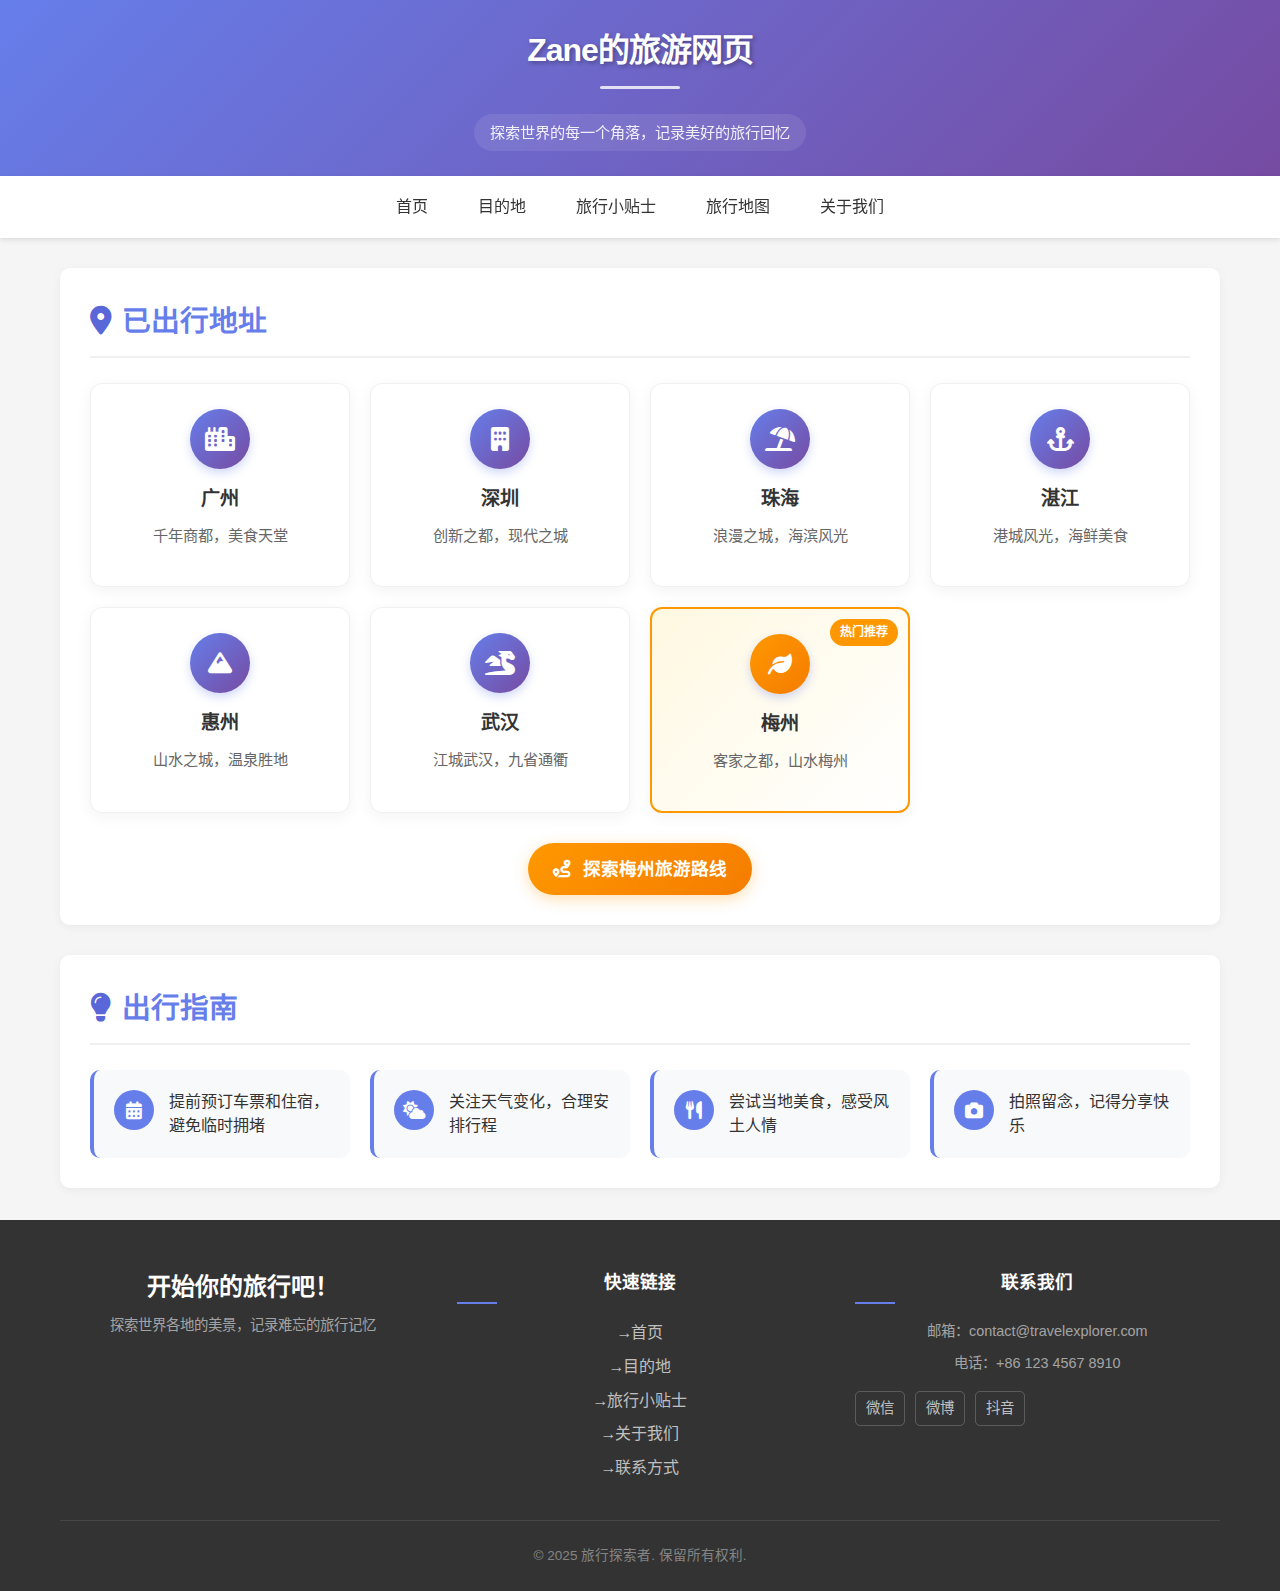
<file: index.html>
<!DOCTYPE html>
<html lang="zh-CN">

<head>
  <meta charset="UTF-8">
  <meta name="viewport" content="width=device-width, initial-scale=1.0">
  <title>Zane的旅游网站</title>
  <!-- 引入公共CSS文件 -->
  <link rel="stylesheet" href="assets/css/main.css">
  <link rel="stylesheet" href="assets/css/responsive.css">
  <!-- 引入Font Awesome图标库 -->
  <link rel="stylesheet" href="https://cdnjs.cloudflare.com/ajax/libs/font-awesome/6.0.0-beta3/css/all.min.css">
</head>

<body>
  <!-- 头部组件 -->
  <header class="site-header">
    <div class="header-content">
      <h1 class="site-title">Zane的旅游网页</h1>
      <p class="site-subtitle">探索世界的每一个角落，记录美好的旅行回忆</p>
    </div>
  </header>

  <!-- 加载导航栏组件 -->
  <div id="navigation-container"></div>
  <main>
    <section id="destinations">
      <h2 class="section-title">
        <i class="fas fa-map-marker-alt"></i> 已出行地址
      </h2>
      <div class="destinations-grid">
        <div class="destination-card">
          <div class="destination-icon">
            <i class="fas fa-city"></i>
          </div>
          <h3 class="destination-name">广州</h3>
          <p class="destination-desc">千年商都，美食天堂</p>
        </div>
        <div class="destination-card">
          <div class="destination-icon">
            <i class="fas fa-building"></i>
          </div>
          <h3 class="destination-name">深圳</h3>
          <p class="destination-desc">创新之都，现代之城</p>
        </div>
        <div class="destination-card">
          <div class="destination-icon">
            <i class="fas fa-umbrella-beach"></i>
          </div>
          <h3 class="destination-name">珠海</h3>
          <p class="destination-desc">浪漫之城，海滨风光</p>
        </div>
        <div class="destination-card">
          <div class="destination-icon">
            <i class="fas fa-anchor"></i>
          </div>
          <h3 class="destination-name">湛江</h3>
          <p class="destination-desc">港城风光，海鲜美食</p>
        </div>
        <div class="destination-card">
          <div class="destination-icon">
            <i class="fas fa-mountain"></i>
          </div>
          <h3 class="destination-name">惠州</h3>
          <p class="destination-desc">山水之城，温泉胜地</p>
        </div>
        <div class="destination-card">
          <div class="destination-icon">
            <i class="fas fa-dragon"></i>
          </div>
          <h3 class="destination-name">武汉</h3>
          <p class="destination-desc">江城武汉，九省通衢</p>
        </div>
        <div class="destination-card featured">
          <div class="destination-icon">
            <i class="fas fa-leaf"></i>
          </div>
          <h3 class="destination-name">梅州</h3>
          <p class="destination-desc">客家之都，山水梅州</p>
          <div class="destination-badge">热门推荐</div>
        </div>
      </div>
      <div class="destination-highlight">
        <a href="destinations/meizhou/mzTravel.html" class="highlight-button">
          <i class="fas fa-route"></i> 探索梅州旅游路线
        </a>
      </div>
    </section>
    <section id="tips">
      <h2 class="section-title">
        <i class="fas fa-lightbulb"></i> 出行指南
      </h2>
      <div class="tips-container">
        <div class="tip-card">
          <div class="tip-icon">
            <i class="fas fa-calendar-alt"></i>
          </div>
          <p class="tip-text">提前预订车票和住宿，避免临时拥堵</p>
        </div>
        <div class="tip-card">
          <div class="tip-icon">
            <i class="fas fa-cloud-sun"></i>
          </div>
          <p class="tip-text">关注天气变化，合理安排行程</p>
        </div>
        <div class="tip-card">
          <div class="tip-icon">
            <i class="fas fa-utensils"></i>
          </div>
          <p class="tip-text">尝试当地美食，感受风土人情</p>
        </div>
        <div class="tip-card">
          <div class="tip-icon">
            <i class="fas fa-camera"></i>
          </div>
          <p class="tip-text">拍照留念，记得分享快乐</p>
        </div>
      </div>
    </section>
  </main>
  <!-- 加载页脚组件 -->
  <div id="footer-container"></div>

  <!-- 引入公共JavaScript文件 -->
  <script src="assets/js/main.js"></script>

  <!-- 加载组件的JavaScript -->
  <script>
    // 页面加载完成后执行
    document.addEventListener('DOMContentLoaded', function () {
      console.log('页面加载完成，开始加载组件');

      // 头部组件已直接在HTML中添加，不再需要通过JavaScript加载

      // 加载导航栏组件
      fetch('components/navigation.html')
        .then(response => response.text())
        .then(data => {
          document.getElementById('navigation-container').innerHTML = data;
        })
        .catch(error => {
          console.error('加载导航栏组件失败:', error);
          document.getElementById('navigation-container').innerHTML = '<nav><ul><li><a href="#">首页</a></li><li><a href="#destinations">目的地</a></li><li><a href="#tips">旅行贴士</a></li></ul></nav>';
        });

      // 加载页脚组件
      fetch('components/footer.html')
        .then(response => response.text())
        .then(data => {
          document.getElementById('footer-container').innerHTML = data;
        })
        .catch(error => {
          console.error('加载页脚组件失败:', error);
          document.getElementById('footer-container').innerHTML = '<footer><p>&copy; 2023 旅游网站 版权所有</p></footer>';
        });
    });
  </script>
</body>

</html>
</file>
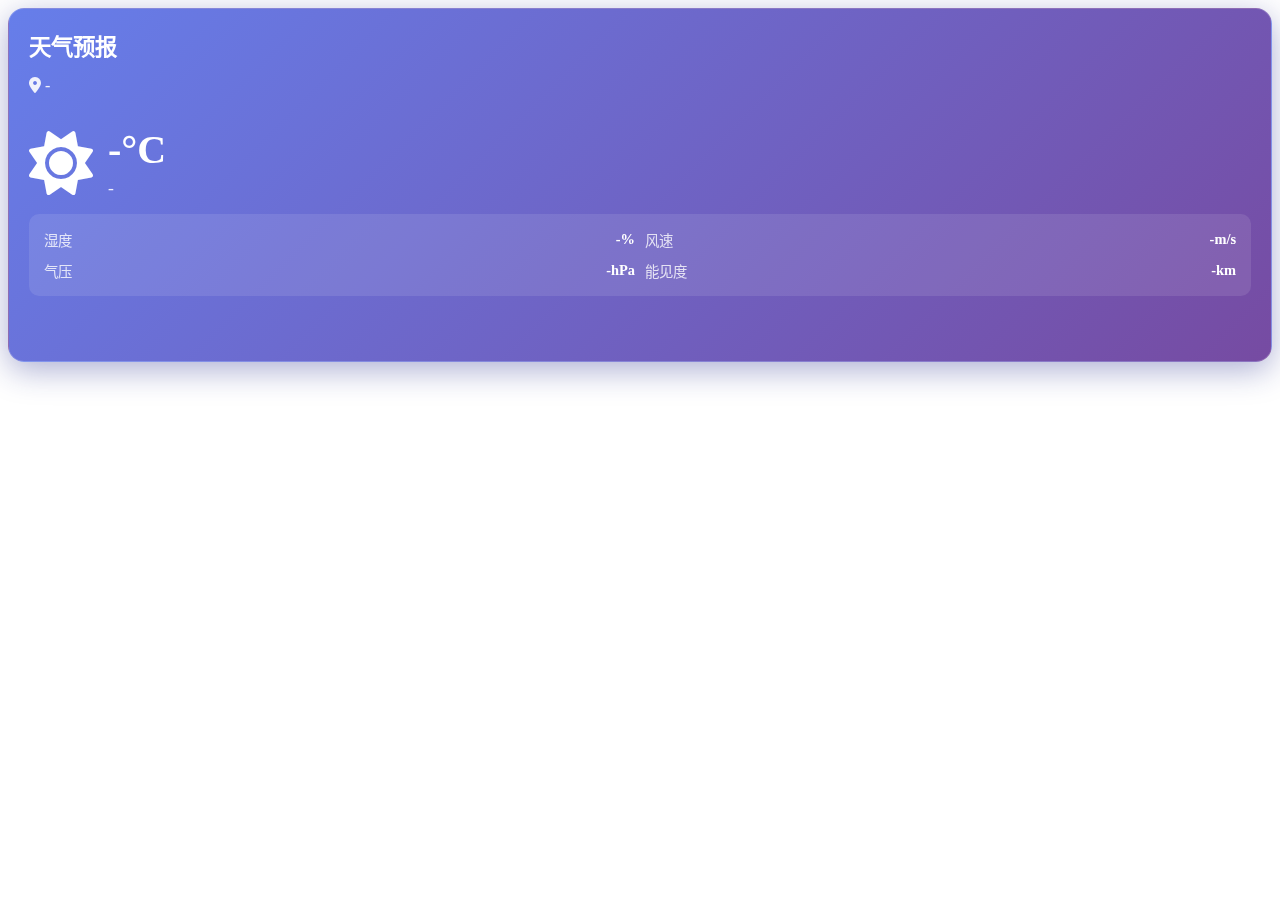
<file: components/weather-widget.html>
<html lang="zh-CN">

<head>
    <meta charset="UTF-8">
    <meta name="viewport" content="width=device-width, initial-scale=1.0">
    <title>天气小部件</title>
    <link rel="stylesheet" href="https://cdnjs.cloudflare.com/ajax/libs/font-awesome/6.4.0/css/all.min.css">
    <style>
        /* 天气小部件样式 */
        .weather-widget {
            background: linear-gradient(135deg, #667eea 0%, #764ba2 100%);
            border-radius: 16px;
            padding: 20px;
            color: white;
            box-shadow: 0 8px 32px rgba(31, 38, 135, 0.37);
            backdrop-filter: blur(4px);
            -webkit-backdrop-filter: blur(4px);
            border: 1px solid rgba(255, 255, 255, 0.18);
            opacity: 1;
        }

        /* 头部样式 */
        .weather-header {
            display: flex;
            justify-content: space-between;
            align-items: center;
            margin-bottom: 15px;
        }

        .weather-title {
            font-size: 1.4rem;
            font-weight: 600;
            margin: 0;
        }

        .weather-location-name {
            font-size: 1rem;
            opacity: 0.9;
        }

        /* 主要内容区样式 */
        .weather-content {
            display: flex;
            flex-direction: column;
            gap: 15px;
        }

        .weather-main {
            display: flex;
            align-items: center;
            gap: 15px;
        }

        .weather-icon {
            font-size: 4rem;
        }

        .weather-info {
            display: flex;
            flex-direction: column;
            gap: 5px;
        }

        .weather-temp {
            font-size: 2.5rem;
            font-weight: 700;
        }

        .weather-desc {
            font-size: 1.1rem;
            opacity: 0.9;
        }

        /* 详情区样式 */
        .weather-details {
            display: grid;
            grid-template-columns: repeat(2, 1fr);
            gap: 10px;
            padding: 15px;
            background: rgba(255, 255, 255, 0.1);
            border-radius: 10px;
        }

        .weather-detail-item {
            display: flex;
            justify-content: space-between;
            align-items: center;
            font-size: 0.9rem;
        }

        .weather-detail-label {
            opacity: 0.8;
        }

        .weather-detail-value {
            font-weight: 600;
        }

        /* 水平滚动容器样式 */
        .weather-forecast-container {
            overflow-x: auto;
            -webkit-overflow-scrolling: touch;
            scroll-behavior: smooth;
            margin-top: 10px;
            padding: 5px 0;
        }

        /* 隐藏滚动条但保留滚动功能 */
        .weather-forecast-container::-webkit-scrollbar {
            display: none;
        }

        .weather-forecast-container {
            -ms-overflow-style: none;
            scrollbar-width: none;
        }

        .weather-forecast {
            display: flex;
            gap: 15px;
            padding: 5px 0;
        }

        .forecast-day {
            flex: 0 0 auto;
            text-align: center;
            min-width: 60px;
            padding: 10px 5px;
            border-radius: 8px;
            background: rgba(255, 255, 255, 0.1);
            transition: background 0.3s ease;
        }

        .forecast-day:hover {
            background: rgba(255, 255, 255, 0.2);
        }

        .forecast-date {
            display: block;
            font-size: 0.8rem;
            opacity: 0.8;
            margin-bottom: 5px;
        }

        .forecast-icon {
            display: block;
            font-size: 1.5rem;
            margin: 8px 0;
        }

        .forecast-temp {
            display: block;
            font-size: 1rem;
            font-weight: 600;
        }

        /* 滚动指示箭头样式 */
        .scroll-indicator {
            position: relative;
            margin-top: -25px;
            height: 20px;
            pointer-events: none;
        }

        .scroll-arrow {
            position: absolute;
            top: 50%;
            transform: translateY(-50%);
            background: rgba(255, 255, 255, 0.8);
            color: #667eea;
            width: 30px;
            height: 30px;
            border-radius: 50%;
            display: flex;
            align-items: center;
            justify-content: center;
            cursor: pointer;
            pointer-events: auto;
            transition: all 0.3s ease;
            opacity: 0.7;
        }

        .scroll-arrow:hover {
            opacity: 1;
            transform: translateY(-50%) scale(1.1);
        }

        .scroll-arrow-left {
            left: 10px;
        }

        .scroll-arrow-right {
            right: 10px;
        }

        /* 加载动画样式 */
        @keyframes fadeIn {
            from {
                opacity: 0;
                transform: translateY(10px);
            }

            to {
                opacity: 1;
                transform: translateY(0);
            }
        }

        .weather-content>* {
            animation: fadeIn 0.5s ease-out;
            animation-delay: 0.1s;
            animation-fill-mode: both;
        }

        .weather-content>*:nth-child(2) {
            animation-delay: 0.2s;
        }

        .weather-content>*:nth-child(3) {
            animation-delay: 0.3s;
        }

        /* 温度变化动画 */
        .weather-temp {
            transition: all 0.5s ease;
        }

        /* 图标脉动动画 */
        @keyframes pulse {
            0% {
                transform: scale(1);
            }

            50% {
                transform: scale(1.05);
            }

            100% {
                transform: scale(1);
            }
        }

        .weather-icon i {
            animation: pulse 3s ease-in-out infinite;
        }
    </style>
</head>

<body>
    <div class="weather-widget">
        <div class="weather-header">
            <div>
                <h3 class="weather-title">天气预报</h3>
                <p class="weather-location-name">
                    <i class="fas fa-map-marker-alt"></i>
                    <span id="current-location">-</span>
                </p>
            </div>
        </div>

        <div class="weather-content">
            <!-- 主要天气信息 -->
            <div class="weather-main">
                <div class="weather-icon">
                    <i class="fas fa-sun" id="weather-main-icon"></i>
                </div>
                <div class="weather-info">
                    <span class="weather-temp" id="weather-temp">-°C</span>
                    <span class="weather-desc" id="weather-desc">-</span>
                </div>
            </div>

            <!-- 天气详情 -->
            <div class="weather-details">
                <div class="weather-detail-item">
                    <span class="weather-detail-label">湿度</span>
                    <span class="weather-detail-value" id="weather-humidity">-%</span>
                </div>
                <div class="weather-detail-item">
                    <span class="weather-detail-label">风速</span>
                    <span class="weather-detail-value" id="weather-wind">-m/s</span>
                </div>
                <div class="weather-detail-item">
                    <span class="weather-detail-label">气压</span>
                    <span class="weather-detail-value" id="weather-pressure">-hPa</span>
                </div>
                <div class="weather-detail-item">
                    <span class="weather-detail-label">能见度</span>
                    <span class="weather-detail-value" id="weather-visibility">-km</span>
                </div>
            </div>

            <!-- 修改天气预报容器以支持水平滚动 -->
            <div class="weather-forecast-container">
                <div class="weather-forecast" id="forecast-container">
                    <!-- 天气预报项将通过JavaScript动态添加 -->
                </div>
            </div>
        </div>
    </div>

    <script>
        // 将所有函数放在一个立即执行的函数表达式(IIFE)中
        (function () {
            // 等待TravelData模块加载完成
            function waitForTravelData() {
                return new Promise(resolve => {
                    if (window.TravelData) {
                        resolve(window.TravelData);
                        return;
                    }
                    const interval = setInterval(() => {
                        if (window.TravelData) {
                            clearInterval(interval);
                            resolve(window.TravelData);
                        }
                    }, 100);
                    // 设置超时
                    setTimeout(() => {
                        clearInterval(interval);
                        resolve(null);
                    }, 3000);
                });
            }

            /**
             * 初始化天气小部件 - 优化版，使用TravelData模块
             */
            async function initWeatherWidget() {
                // 等待TravelData模块加载
                const travelDataModule = await waitForTravelData();
                
                // 获取天气小部件元素
                const weatherWidget = document.querySelector('.weather-widget');
                
                if (travelDataModule && weatherWidget) {
                    // 使用TravelData模块初始化和绑定数据
                    travelDataModule.initialize();
                    travelDataModule.bindToElement(weatherWidget);
                    
                    // 获取目的地信息
                    const destination = travelDataModule.getDestination();
                    const destinationName = travelDataModule.getDestinationDisplayName();
                    
                    // 如果有目的地信息，则获取天气数据
                    if (destination && destination !== 'unknown') {
                        // 更新显示的城市名称
                        const locationNameElement = document.getElementById('current-location');
                        if (locationNameElement) {
                            locationNameElement.textContent = destinationName;
                        }
                        
                        // 尝试从心知天气API获取天气数据
                        fetchWeatherDataFromXinzhiAPI(destinationName);
                    } else {
                        console.warn('未能通过TravelData模块获取目的地信息，使用默认初始化');
                        // 使用默认的位置显示和数据获取
                        defaultInit();
                    }
                } else {
                    console.warn('TravelData模块未加载或未找到天气小部件，使用默认初始化');
                    // 使用默认的位置显示和数据获取
                    defaultInit();
                }
            }

            /**
             * 默认初始化（当TravelData模块不可用时）
             */
            function defaultInit() {
                // 获取默认位置或用户选择的位置
                const locationSelector = document.getElementById('weather-location');
                let selectedLocation = locationSelector ? locationSelector.value : '';
                
                // 直接更新显示的城市名称
                const locationNameElement = document.getElementById('current-location');
                if (locationNameElement) {
                    locationNameElement.textContent = selectedLocation || '-';
                }
                
                // 尝试从心知天气API获取天气数据
                fetchWeatherDataFromXinzhiAPI(selectedLocation);
                
                // 添加位置变更监听
                if (locationSelector) {
                    locationSelector.addEventListener('change', function () {
                        selectedLocation = this.value;
                        
                        // 更新显示的城市名称
                        if (locationNameElement) {
                            locationNameElement.textContent = selectedLocation || '-';
                        }
                        
                        // 重新获取天气数据
                        fetchWeatherDataFromXinzhiAPI(selectedLocation);
                    });
                }
            }

            /**
             * 从心知天气API获取天气数据
             */
            async function fetchWeatherDataFromXinzhiAPI(location) {
                console.log(`从心知天气API获取${location}的天气数据`);

                try {
                    // 获取城市的名称
                    let cityName = location;

                    /**
                     * 简化处理城市名：
                     * 心知天气API支持中文城市名，直接使用trim处理即可
                     */
                    function getProcessedCityName(cityName) {
                        if (!cityName) return "";
                        return cityName.trim();
                    }

                    // 使用处理后的城市名
                    cityName = getProcessedCityName(cityName);
                    // 构建API URL，使用用户提供的API密钥和动态替换location参数
                    const apiUrl = `https://api.seniverse.com/v3/weather/daily.json?key=SCiXMZJNat6-m7dVy&location=${cityName}&language=zh-Hans&unit=c&start=0&days=5`;

                    // 调用心知天气API获取实时天气
                    const response = await fetch(apiUrl);
                    const weatherInfo = await response.json();

                    // 处理API返回的数据
                    if (weatherInfo && weatherInfo.results) {
                        console.log('完整的天气API返回值:', JSON.stringify(weatherInfo, null, 2));
                        const processedData = processWeatherAPIResponse(weatherInfo);
                        updateWeatherUI(processedData);
                        updateWeatherForecast(processedData.forecast || []);
                    }
                } catch (error) {
                    console.error('从心知天气API获取天气数据失败:', error);
                    // 保持显示为"-"
                }
            }

            /**
             * 处理天气API返回的数据
             */
            function processWeatherAPIResponse(response) {
                // 打印原始响应数据以进行调试
                console.log('原始API响应:', response);

                // 根据心知天气API的实际返回格式进行处理
                const results = response.results || [];
                if (!results.length) {
                    console.warn('API返回结果为空');
                    return {
                        temp: 'API错误',
                        feels_like: 'API错误',
                        condition: 'API错误',
                        humidity: 'API错误',
                        wind_speed: 'API错误',
                        pressure: 'API错误',
                        visibility: 'API错误',
                        forecast: []
                    };
                }

                const locationData = results[0];
                const dailyData = locationData.daily || [];

                // 检查dailyData是否存在且有数据
                if (!dailyData || dailyData.length === 0) {
                    console.warn('API返回的每日数据为空');
                    return {
                        temp: 'API错误',
                        feels_like: 'API错误',
                        condition: 'API错误',
                        humidity: 'API错误',
                        wind_speed: 'API错误',
                        pressure: 'API错误',
                        visibility: 'API错误',
                        forecast: []
                    };
                }

                // 取当天的数据作为当前天气信息
                const currentDay = dailyData[0] || {};
                console.log('当天天气数据:', currentDay);

                // 将风速从km/h转换为m/s (1 km/h = 1000/3600 m/s ≈ 0.2778 m/s)
                const convertKmHToMs = (kmh) => {
                    if (!kmh || isNaN(parseFloat(kmh))) return '-';
                    return (parseFloat(kmh) * 1000 / 3600).toFixed(1);
                };

                // 提取当前天气数据
                const temp = currentDay.high || currentDay.low;
                const condition = currentDay.text_day || currentDay.text_night;
                const humidity = currentDay.humidity;
                const wind_speed = convertKmHToMs(currentDay.wind_speed);

                // 处理多日天气预报数据
                const forecast = dailyData.map(day => ({
                    date: formatDate(new Date(day.date)),
                    day: getDayOfWeek(new Date(day.date)),
                    temp_min: day.low,
                    temp_max: day.high,
                    temp: `${day.low}°/${day.high}°`, // 显示最低和最高温度
                    condition: day.text_day || day.text_night
                }));

                return {
                    temp,
                    feels_like: '*', // daily接口没有体感温度
                    condition,
                    humidity,
                    wind_speed,
                    pressure: '*', // daily接口没有气压
                    visibility: '*', // daily接口没有能见度
                    forecast
                };
            }

            /**
             * 获取星期几
             */
            function getDayOfWeek(date) {
                const days = ['周日', '周一', '周二', '周三', '周四', '周五', '周六'];
                return days[date.getDay()];
            }

            /**
             * 格式化日期
             */
            function formatDate(date) {
                const month = date.getMonth() + 1;
                const day = date.getDate();
                return `${month}/${day}`;
            }

            /**
             * 更新天气UI
             */
            function updateWeatherUI(weatherData) {
                console.log('更新天气UI:', weatherData);

                // 确保weatherData存在
                if (!weatherData) {
                    console.warn('没有天气数据可供更新UI');
                    clearWeatherData();
                    return;
                }

                // 更新温度 - 直接赋值
                const tempElement = document.getElementById('weather-temp');
                tempElement.textContent = `${weatherData.temp}°C`;

                // 更新天气描述 - 无条件替换占位符
                const descElement = document.getElementById('weather-desc');
                descElement.textContent = weatherData.condition;

                // 更新天气图标 - 无条件替换占位符
                const iconElement = document.getElementById('weather-main-icon');
                // 移除所有fas fa-*类
                const oldClasses = Array.from(iconElement.classList).filter(cls => cls.startsWith('fa-'));
                oldClasses.forEach(cls => iconElement.classList.remove(cls));

                // 添加新图标类
                const iconClass = getWeatherIconClass(weatherData.condition || '-');
                iconElement.classList.add(iconClass);

                // 更新详细信息 - 无条件替换占位符
                document.getElementById('weather-humidity').textContent = `${weatherData.humidity}%`;

                document.getElementById('weather-wind').textContent = `${weatherData.wind_speed}m/s`;

                document.getElementById('weather-pressure').textContent = `${weatherData.pressure}hPa`;

                document.getElementById('weather-visibility').textContent = `${weatherData.visibility}km`;
            }

            /**
             * 获取天气对应的图标类
             */
            function getWeatherIconClass(condition) {
                if (condition === "-") {
                    return 'fa-question';
                }

                const iconMap = {
                    '晴': 'fa-sun',
                    '多云': 'fa-cloud-sun',
                    '阴': 'fa-cloud',
                    '小雨': 'fa-cloud-rain',
                    '中雨': 'fa-cloud-showers-heavy',
                    '大雨': 'fa-cloud-bolt-rain',
                    '雪': 'fa-snowflake'
                };

                // 查找精确匹配
                if (iconMap[condition]) {
                    return iconMap[condition];
                }

                // 根据关键词匹配
                if (condition.includes('雨')) {
                    return 'fa-cloud-rain';
                } else if (condition.includes('雪')) {
                    return 'fa-snowflake';
                } else if (condition.includes('云')) {
                    return 'fa-cloud';
                } else if (condition.includes('晴')) {
                    return 'fa-sun';
                } else {
                    return 'fa-question'; // 默认使用问号图标
                }
            }

            /**
             * 更新天气预报
             */
            function updateWeatherForecast(forecast) {

                const container = document.getElementById('forecast-container');
                if (!container) {
                    console.warn('未找到天气预报容器');
                    return;
                }

                // 清空容器
                container.innerHTML = '';

                // 如果没有预报数据，显示提示
                if (!forecast || forecast.length === 0) {
                    const noDataItem = document.createElement('div');
                    noDataItem.className = 'forecast-day';
                    noDataItem.innerHTML = `
                        <span class="forecast-date">--</span>
                        <span class="forecast-day-name">--</span>
                        <i class="fas fa-question forecast-icon"></i>
                        <span class="forecast-temp">-°</span>
                    `;
                    container.appendChild(noDataItem);
                    return;
                }

                // 添加天气预报项
                forecast.forEach(day => {
                    if (!day) return; // 跳过无效的预报数据

                    const forecastDay = document.createElement('div');
                    forecastDay.className = 'forecast-day';

                    // 构建温度显示内容
                    let tempDisplay = '-°';
                    if (day.temp) {
                        tempDisplay = `${day.temp}°`;
                    } else if (day.temp_min && day.temp_max) {
                        tempDisplay = `${day.temp_min}°/${day.temp_max}°`;
                    } else if (day.temp_min) {
                        tempDisplay = `${day.temp_min}°`;
                    } else if (day.temp_max) {
                        tempDisplay = `${day.temp_max}°`;
                    }

                    forecastDay.innerHTML = `
                        <span class="forecast-date">${day.date || '--'}</span>
                        <span class="forecast-day-name">${day.day || '--'}</span>
                        <i class="fas ${getWeatherIconClass(day.condition || '-')} forecast-icon"></i>
                        <span class="forecast-temp">${tempDisplay}</span>
                    `;

                    container.appendChild(forecastDay);
                });

                // 初始化水平滚动功能
                initHorizontalScroll();

                // 添加滚动指示箭头
                addScrollIndicators();
            }

            /**
             * 初始化水平滚动功能
             */
            function initHorizontalScroll() {
                const container = document.querySelector('.weather-forecast-container');
                if (!container) return;

                // 鼠标滚轮水平滚动
                container.addEventListener('wheel', function (e) {
                    e.preventDefault();
                    this.scrollLeft += e.deltaY;
                });

                // 触摸滑动
                let touchStartX = 0;
                let scrollLeft = 0;

                container.addEventListener('touchstart', function (e) {
                    touchStartX = e.touches[0].pageX;
                    scrollLeft = this.scrollLeft;
                });

                container.addEventListener('touchmove', function (e) {
                    const touchX = e.touches[0].pageX;
                    const walk = (touchX - touchStartX) * 2; // 滚动速度因子
                    this.scrollLeft = scrollLeft - walk;
                });
            }

            /**
             * 添加滚动指示箭头
             */
            function addScrollIndicators() {
                const container = document.querySelector('.weather-forecast-container');
                if (!container) return;

                // 检查是否已经有指示箭头
                if (document.querySelector('.scroll-indicator')) {
                    return;
                }

                // 创建指示箭头容器
                const indicatorContainer = document.createElement('div');
                indicatorContainer.className = 'scroll-indicator';

                // 创建左右箭头
                const leftArrow = document.createElement('div');
                leftArrow.className = 'scroll-arrow scroll-arrow-left';
                leftArrow.innerHTML = '<i class="fas fa-chevron-left"></i>';

                const rightArrow = document.createElement('div');
                rightArrow.className = 'scroll-arrow scroll-arrow-right';
                rightArrow.innerHTML = '<i class="fas fa-chevron-right"></i>';

                // 添加点击事件
                leftArrow.addEventListener('click', function () {
                    container.scrollBy({ left: -200, behavior: 'smooth' });
                });

                rightArrow.addEventListener('click', function () {
                    container.scrollBy({ left: 200, behavior: 'smooth' });
                });

                // 添加到容器
                indicatorContainer.appendChild(leftArrow);
                indicatorContainer.appendChild(rightArrow);
                container.parentNode.appendChild(indicatorContainer);
            }

            /**
             * 添加天气动画效果
             */
            function addWeatherAnimation() {
                // 天气类型对应的动画效果
                const weatherAnimations = {
                    '晴': () => {
                        // 晴天动画效果
                        const icon = document.querySelector('.weather-icon i');
                        if (icon) {
                            icon.style.color = '#FFD700';
                        }
                    },
                    '雨': () => {
                        // 雨天动画效果
                        const icon = document.querySelector('.weather-icon i');
                        if (icon) {
                            icon.style.color = '#87CEEB';
                        }
                    },
                    '雪': () => {
                        // 雪天动画效果
                        const icon = document.querySelector('.weather-icon i');
                        if (icon) {
                            icon.style.color = '#E0FFFF';
                        }
                    }
                };
            }
        })();
    </script>
</body>

</html>
</file>
<file: assets/css/main.css>
/* 基础样式重置 */
* {
    margin: 0;
    padding: 0;
    box-sizing: border-box;
}

/* 全局样式 */
body {
    font-family: 'Microsoft YaHei', Arial, sans-serif;
    line-height: 1.6;
    color: #333;
    background-color: #f5f5f5;
    margin: 0;
    padding: 0;
}

/* 站点头部样式 */
.site-header {
    color: white;
    padding: 25px 0;
    text-align: center;
    position: relative;
    overflow: hidden;
    box-shadow: 0 4px 15px rgba(0, 0, 0, 0.1);
}

.header-bg-img {
    position: absolute;
    top: 0;
    left: 0;
    width: 100%;
    height: 100%;
    background-image: url('https://cdn.jsdelivr.net/gh/13071558875/Photo/Photo/202509010428272.jpg');
    background-size: cover;
    background-position: center;
    opacity: 1;
    z-index: 0;
}

.header-overlay {
    position: absolute;
    top: 0;
    left: 0;
    width: 100%;
    height: 100%;
    background-color: transparent;
    z-index: 0;
}

.header-content {
    position: relative;
    z-index: 1;
    max-width: 800px;
    margin: 0 auto;
    padding: 0 20px;
    display: flex;
    flex-direction: column;
    align-items: center;
}

.site-title {
    font-size: 2rem;
    margin: 0 0 15px 0;
    font-weight: 700;
    text-shadow: 2px 2px 4px rgba(0, 0, 0, 0.3);
    letter-spacing: -1px;
    position: relative;
}

.site-title::after {
    content: '';
    display: block;
    width: 80px;
    height: 3px;
    background-color: rgba(255, 255, 255, 0.8);
    margin: 10px auto 0;
    border-radius: 2px;
}

.site-subtitle {
    font-size: 0.95rem;
    margin: 10px 0 0;
    opacity: 0.9;
    font-weight: 300;
    max-width: 600px;
    margin: 10px auto 0;
    line-height: 1.4;
    background-color: rgba(255, 255, 255, 0.1);
    padding: 8px 16px;
    border-radius: 20px;
    backdrop-filter: blur(5px);
}

/* 响应式头部样式 */
@media (max-width: 768px) {
    .site-header {
        padding: 20px 0;
    }

    .site-title {
        font-size: 1.6rem;
    }

    .site-subtitle {
        font-size: 0.85rem;
    }
}

/* 头部样式 */
header {
    background: linear-gradient(135deg, #667eea 0%, #764ba2 100%);
    color: white;
    padding: 20px 0;
    text-align: center;
    box-shadow: 0 2px 10px rgba(0, 0, 0, 0.1);
}

header h1 {
    font-size: 2.5rem;
    margin-bottom: 10px;
    text-shadow: 2px 2px 4px rgba(0, 0, 0, 0.3);
}

header p {
    font-size: 1.1rem;
    opacity: 0.9;
}

/* 导航栏样式 */
nav {
    background-color: white;
    box-shadow: 0 2px 5px rgba(0, 0, 0, 0.1);
    position: sticky;
    top: 0;
    z-index: 1000;
}

nav ul {
    list-style: none;
    display: flex;
    justify-content: center;
    padding: 15px 0;
}

nav ul li {
    margin: 0 20px;
}

nav ul li a {
    text-decoration: none;
    color: #333;
    font-weight: bold;
    padding: 8px 15px;
    border-radius: 5px;
    transition: all 0.3s ease;
}

nav ul li a:hover {
    background-color: #667eea;
    color: white;
}

/* 主内容区域 */
main {
    max-width: 1200px;
    margin: 30px auto;
    padding: 0 20px;
}

section {
    background-color: white;
    border-radius: 10px;
    padding: 30px;
    margin-bottom: 30px;
    box-shadow: 0 2px 10px rgba(0, 0, 0, 0.05);
}

section h2 {
    color: #667eea;
    margin-bottom: 20px;
    padding-bottom: 10px;
    border-bottom: 2px solid #f0f0f0;
}

/* 目的地卡片样式 */
.destination-cards {
    display: grid;
    grid-template-columns: repeat(auto-fill, minmax(300px, 1fr));
    gap: 20px;
    margin-top: 20px;
}

.destination-card {
    border: 1px solid #e0e0e0;
    border-radius: 8px;
    overflow: hidden;
    transition: all 0.3s ease;
}

.destination-card:hover {
    transform: translateY(-5px);
    box-shadow: 0 5px 15px rgba(0, 0, 0, 0.1);
}

.destination-card img {
    width: 100%;
    height: 200px;
    object-fit: cover;
}

.destination-card .card-content {
    padding: 15px;
}

.destination-card h3 {
    margin-bottom: 10px;
    color: #333;
}

.destination-card p {
    color: #666;
    font-size: 0.95rem;
    margin-bottom: 15px;
}

/* 路由链接样式 */
.route-link {
    display: inline-block;
    background-color: #667eea;
    color: white;
    text-decoration: none;
    padding: 8px 15px;
    border-radius: 5px;
    transition: background-color 0.3s ease;
}

.route-link:hover {
    background-color: #5a67d8;
}

/* 小贴士样式 */
.tips-list {
    list-style: none;
}

.tips-list li {
    padding: 15px 0;
    border-bottom: 1px dashed #e0e0e0;
}

.tips-list li:last-child {
    border-bottom: none;
}

.tips-list li strong {
    color: #667eea;
    margin-right: 10px;
}

/* 页脚样式 */
footer {
    background-color: #333;
    color: white;
    text-align: center;
    padding: 20px 0;
    margin-top: 50px;
}

footer p {
    font-size: 0.9rem;
    opacity: 0.8;
}

/* 按钮样式 */
.btn {
    display: inline-block;
    padding: 10px 20px;
    border: none;
    border-radius: 5px;
    font-weight: bold;
    cursor: pointer;
    transition: all 0.3s ease;
    text-decoration: none;
    text-align: center;
}

.btn-primary {
    background-color: #667eea;
    color: white;
}

.btn-primary:hover {
    background-color: #5a67d8;
}

/* 标题样式 */
.section-title {
    color: #667eea;
    margin-bottom: 25px;
    padding-bottom: 12px;
    border-bottom: 2px solid #f0f0f0;
    display: flex;
    align-items: center;
    font-size: 1.8rem;
}

.section-title i {
    margin-right: 10px;
    color: #5a67d8;
}

/* 目的地网格布局 */
.destinations-grid {
    display: grid;
    grid-template-columns: repeat(auto-fill, minmax(220px, 1fr));
    gap: 20px;
    margin-bottom: 30px;
}

/* 目的地卡片样式 */
.destination-card {
    background: white;
    border-radius: 12px;
    overflow: hidden;
    box-shadow: 0 4px 15px rgba(0, 0, 0, 0.05);
    transition: all 0.3s ease;
    position: relative;
    text-align: center;
    padding: 25px 15px;
    border: 1px solid #f0f0f0;
}

.destination-card:hover {
    transform: translateY(-5px);
    box-shadow: 0 10px 25px rgba(0, 0, 0, 0.1);
}

.destination-card.featured {
    border: 2px solid #ff9800;
    background: linear-gradient(135deg, #fff8e1 0%, #fff 100%);
}

/* 目的地图标样式 */
.destination-icon {
    width: 60px;
    height: 60px;
    border-radius: 50%;
    background: linear-gradient(135deg, #667eea 0%, #764ba2 100%);
    display: flex;
    align-items: center;
    justify-content: center;
    margin: 0 auto 15px;
    color: white;
    font-size: 24px;
    box-shadow: 0 4px 10px rgba(102, 126, 234, 0.3);
}

.destination-card.featured .destination-icon {
    background: linear-gradient(135deg, #ff9800 0%, #f57c00 100%);
}

/* 目的地文本样式 */
.destination-name {
    font-size: 1.2rem;
    font-weight: bold;
    margin-bottom: 8px;
    color: #333;
}

.destination-desc {
    color: #666;
    font-size: 0.9rem;
    line-height: 1.4;
    margin-bottom: 10px;
}

/* 推荐徽章 */
.destination-badge {
    position: absolute;
    top: 10px;
    right: 10px;
    background: #ff9800;
    color: white;
    padding: 4px 10px;
    border-radius: 20px;
    font-size: 0.75rem;
    font-weight: bold;
}

/* 梅州旅游路线突出显示 */
.destination-highlight {
    text-align: center;
    margin-top: 20px;
}

.highlight-button {
    display: inline-block;
    background: linear-gradient(135deg, #ff9800 0%, #f57c00 100%);
    color: white;
    text-decoration: none;
    padding: 12px 25px;
    border-radius: 30px;
    font-weight: bold;
    transition: all 0.3s ease;
    box-shadow: 0 4px 15px rgba(255, 152, 0, 0.3);
    font-size: 1.1rem;
}

.highlight-button:hover {
    transform: translateY(-2px);
    box-shadow: 0 6px 20px rgba(255, 152, 0, 0.4);
    background: linear-gradient(135deg, #f57c00 0%, #ff9800 100%);
}

.highlight-button i {
    margin-right: 8px;
}

/* 出行指南样式 */
.tips-container {
    display: grid;
    grid-template-columns: repeat(auto-fill, minmax(250px, 1fr));
    gap: 20px;
}

.tip-card {
    background: #f8f9fa;
    border-radius: 10px;
    padding: 20px;
    transition: all 0.3s ease;
    display: flex;
    align-items: flex-start;
    border-left: 4px solid #667eea;
}

.tip-card:hover {
    background: #e9ecef;
    transform: translateX(5px);
}

.tip-icon {
    width: 40px;
    height: 40px;
    border-radius: 50%;
    background: #667eea;
    color: white;
    display: flex;
    align-items: center;
    justify-content: center;
    margin-right: 15px;
    flex-shrink: 0;
    font-size: 18px;
}

.tip-text {
    color: #333;
    margin: 0;
    line-height: 1.5;
}

.btn-secondary {
    background-color: #e2e8f0;
    color: #333;
}

.btn-secondary:hover {
    background-color: #cbd5e0;
}
</file>
<file: assets/css/responsive.css>
/* 响应式设计样式 */

/* 平板设备（768px - 1023px） */
@media (max-width: 1023px) {
    header h1 {
        font-size: 2rem;
    }
    
    nav ul {
        flex-wrap: wrap;
    }
    
    nav ul li {
        margin: 5px 10px;
    }
    
    .destination-cards {
        grid-template-columns: repeat(auto-fill, minmax(250px, 1fr));
    }
}

/* 移动设备（767px以下） */
@media (max-width: 767px) {
    header {
        padding: 15px 0;
    }
    
    header h1 {
        font-size: 1.8rem;
    }
    
    header p {
        font-size: 1rem;
    }
    
    nav ul {
        flex-direction: column;
        align-items: center;
        padding: 10px 0;
    }
    
    nav ul li {
        margin: 5px 0;
        width: 100%;
        text-align: center;
    }
    
    nav ul li a {
        display: block;
        width: 100%;
    }
    
    main {
        margin: 20px auto;
        padding: 0 15px;
    }
    
    section {
        padding: 20px;
        margin-bottom: 20px;
    }
    
    .destination-cards {
        grid-template-columns: 1fr;
    }
    
    .destination-card img {
        height: 180px;
    }
    
    footer {
        padding: 15px 0;
        margin-top: 30px;
    }
}

/* 小屏幕移动设备（480px以下） */
@media (max-width: 480px) {
    header h1 {
        font-size: 1.5rem;
    }
    
    section h2 {
        font-size: 1.3rem;
    }
    
    .btn {
        padding: 8px 15px;
        font-size: 0.9rem;
    }
}
</file>
